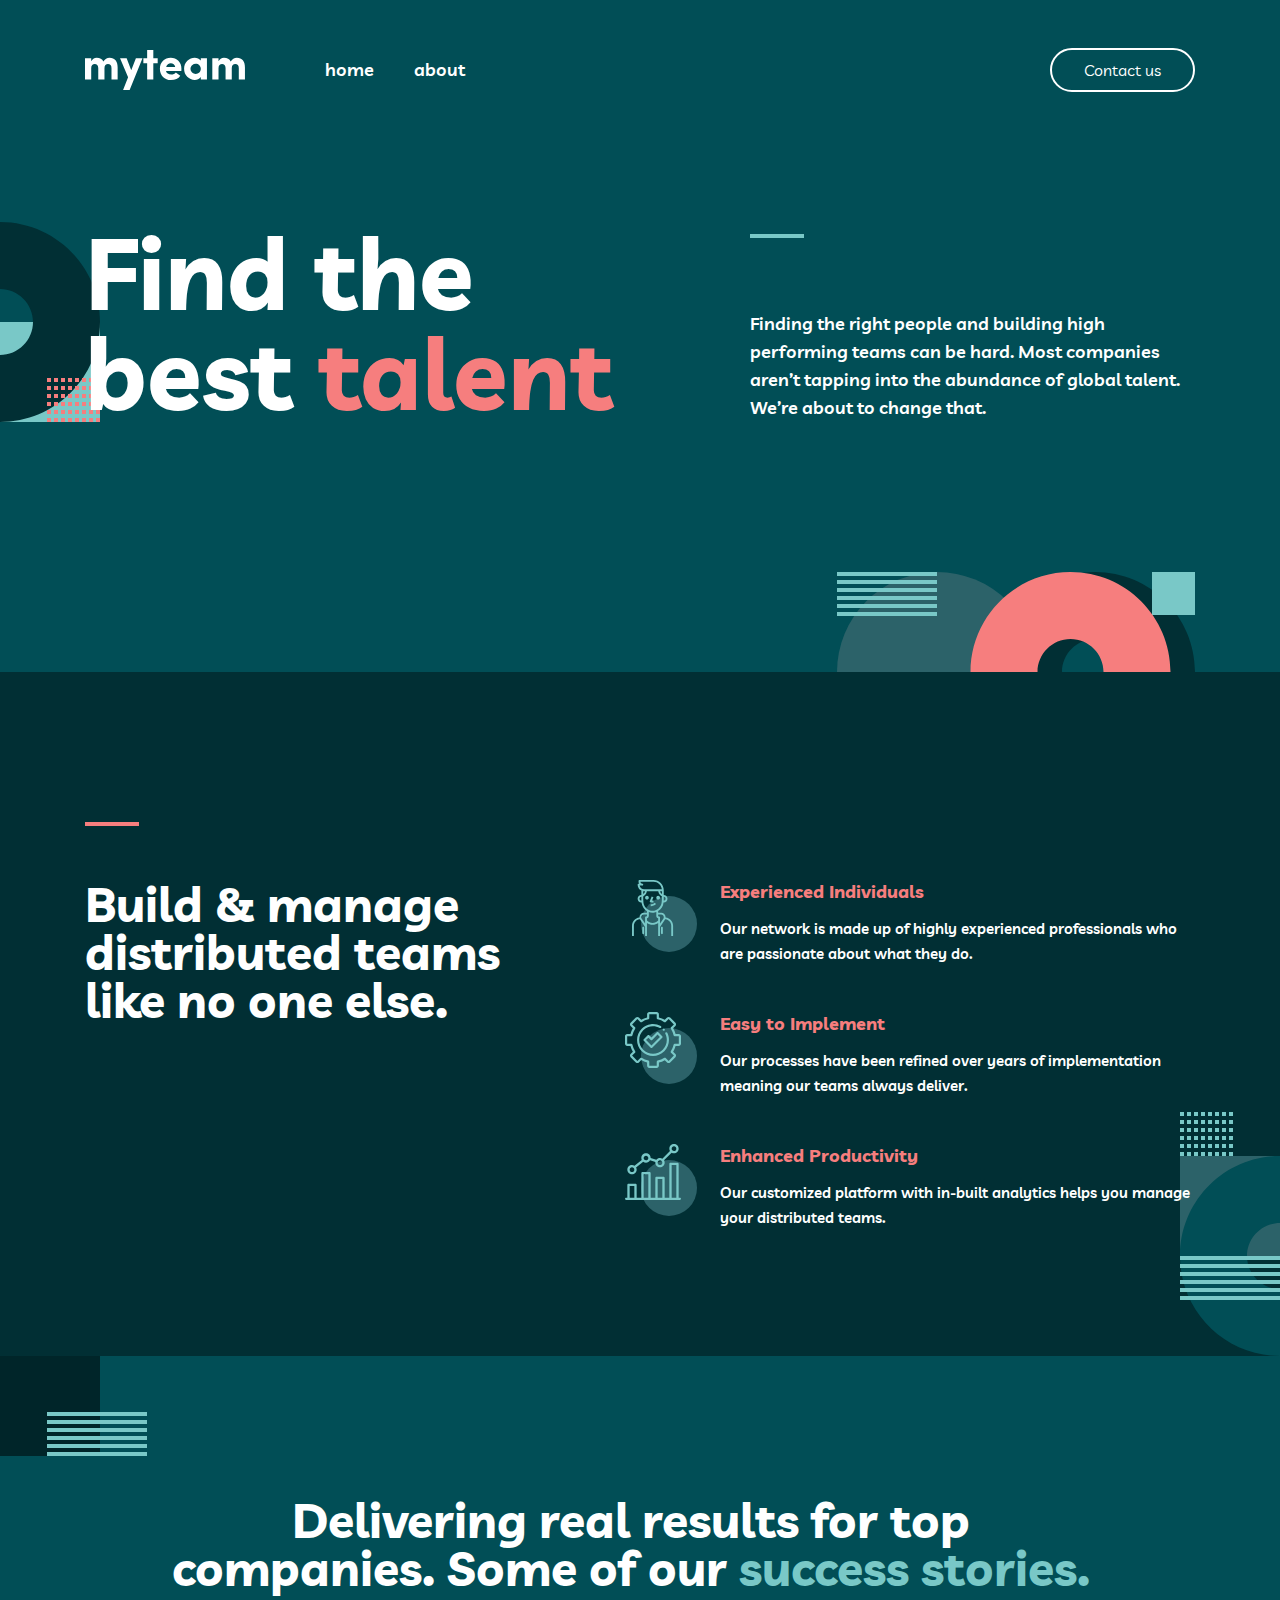
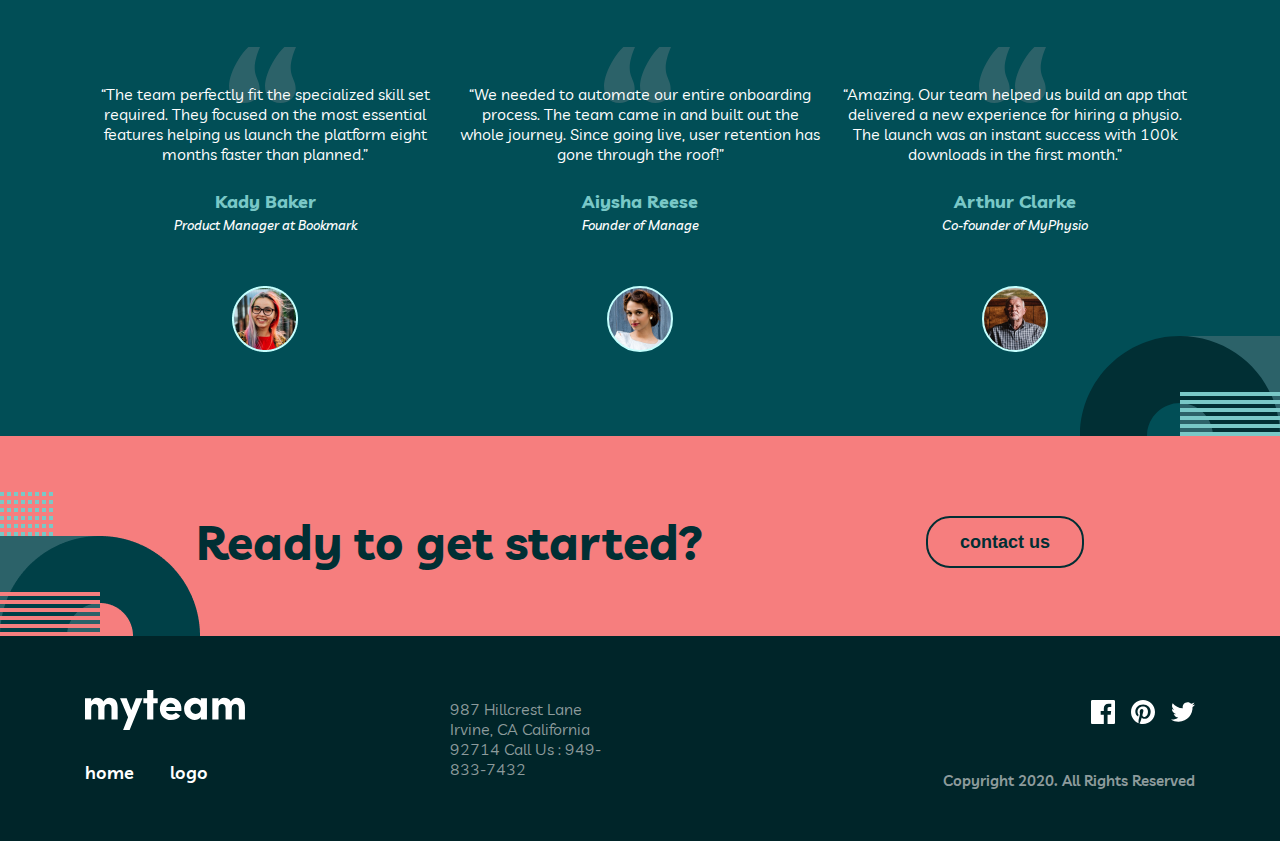
<file: index.html>
<!DOCTYPE html>
<html lang="en">
  <head>
    <meta charset="UTF-8" />
    <meta name="viewport" content="width=device-width, initial-scale=1.0" />
    <link rel="stylesheet" href="./css/style.css" />
    <link rel="stylesheet" href="./css/main.css" />
    <link rel="stylesheet" href="./css/build.css" />
    <link rel="stylesheet" href="./css/stories.css" />
    <link rel="stylesheet" href="./css/start.css" />
    <link rel="stylesheet" href="./css/footer.css" />
    <title>Document</title>
  </head>
  <body>
    <header class="header">
      <div class="header_page container">
        <div class="header_logo">
          <img class="header_logo_img" src="./img/myteam-logo.svg" alt="logo" />
          <a class="header_link" href="#">home</a>
          <a class="header_link" href="./about.html">about</a>
        </div>
        <a class="header_btn" href="./contact.html">Contact us</a>
      </div>
    </header>

    <main class="main">
      <section class="main_page container">
        <h1 class="main_title">
          Find the best <span class="another_color">talent</span>
        </h1>
        <p class="main_text">
          Finding the right people and building high performing teams can be
          hard. Most companies aren’t tapping into the abundance of global
          talent. We’re about to change that.
        </p>
      </section>

      <section class="build">
        <div class="build_page container">
          <h2 class="build_title">
            Build & manage distributed teams like no one else.
          </h2>

          <ul class="build_info">
            <li class="build_infos">
              <img src="./img/Group 11.svg" alt="pic" />

              <div class="build_info">
                <h2 class="build_info_title">Experienced Individuals</h2>
                <p class="build_info_text">
                  Our network is made up of highly experienced professionals who
                  are passionate about what they do.
                </p>
              </div>
            </li>

            <li class="build_infos">
              <img src="./img/build_info_img.svg" alt="pic" />

              <div class="build_info">
                <h2 class="build_info_title">Easy to Implement</h2>
                <p class="build_info_text">
                  Our processes have been refined over years of implementation
                  meaning our teams always deliver.
                </p>
              </div>
            </li>

            <li class="build_infos">
              <img src="./img/build_info_img.2.svg" alt="pic" />

              <div class="build_info">
                <h2 class="build_info_title">Enhanced Productivity</h2>
                <p class="build_info_text">
                  Our customized platform with in-built analytics helps you
                  manage your distributed teams.
                </p>
              </div>
            </li>
          </ul>
        </div>
      </section>

      <section class="stories">
        <div class="stories_page container">
          <h2 class="stories_title">
            Delivering real results for top companies. Some of our
            <span class="stories_title_color">success stories.</span>
          </h2>

          <div class="stories_cards">
            <div class="stories_cards_item">
              <p class="stories_cards_title">
                “The team perfectly fit the specialized skill set required. They
                focused on the most essential features helping us launch the
                platform eight months faster than planned.”
              </p>

              <h3 class="cards_name">Kady Baker</h3>
              <p class="cards_position">Product Manager at Bookmark</p>

              <img
                class="stories_cards_img"
                src="./img/Oval (1).png"
                alt="pic"
              />
            </div>

            <div class="stories_cards_item">
              <p class="stories_cards_title">
                “We needed to automate our entire onboarding process. The team
                came in and built out the whole journey. Since going live, user
                retention has gone through the roof!”
              </p>

              <h3 class="cards_name">Aiysha Reese</h3>
              <p class="cards_position">Founder of Manage</p>

              <img
                class="stories_cards_img"
                src="./img/Oval Copy 5.svg"
                alt="pic"
              />
            </div>

            <div class="stories_cards_item">
              <p class="stories_cards_title">
                “Amazing. Our team helped us build an app that delivered a new
                experience for hiring a physio. The launch was an instant
                success with 100k downloads in the first month.”
              </p>

              <h3 class="cards_name">Arthur Clarke</h3>
              <p class="cards_position">Co-founder of MyPhysio</p>

              <img
                class="stories_cards_img"
                src="./img/Oval Copy 6.svg"
                alt="pic"
              />
            </div>
          </div>
        </div>
      </section>

      <section class="start">
        <div class="start_page container">
          <h2 class="start_title">Ready to get started?</h2>
          <button class="start_btn">contact us</button>
        </div>
      </section>
    </main>

    <footer class="footer">
      <div class="footer_page container">
        <div class="footer_logo">
          <img src="./img/myteam-logo.svg" alt="logo" />

          <div class="footer_list">
            <a class="footer_links" href="#">home</a>
            <a class="footer_links" href="#">logo</a>
          </div>
        </div>

        <p class="footer_paragraph">
          987 Hillcrest Lane Irvine, CA California 92714 Call Us : 949-833-7432
        </p>

        <div class="footer_media">
          <img
            class="footer_media_item"
            src="./img/footer_media.svg"
            alt="media"
          />
          <p class="footer_media_text">Copyright 2020. All Rights Reserved</p>
        </div>
      </div>
    </footer>
  </body>
</html>
</file>
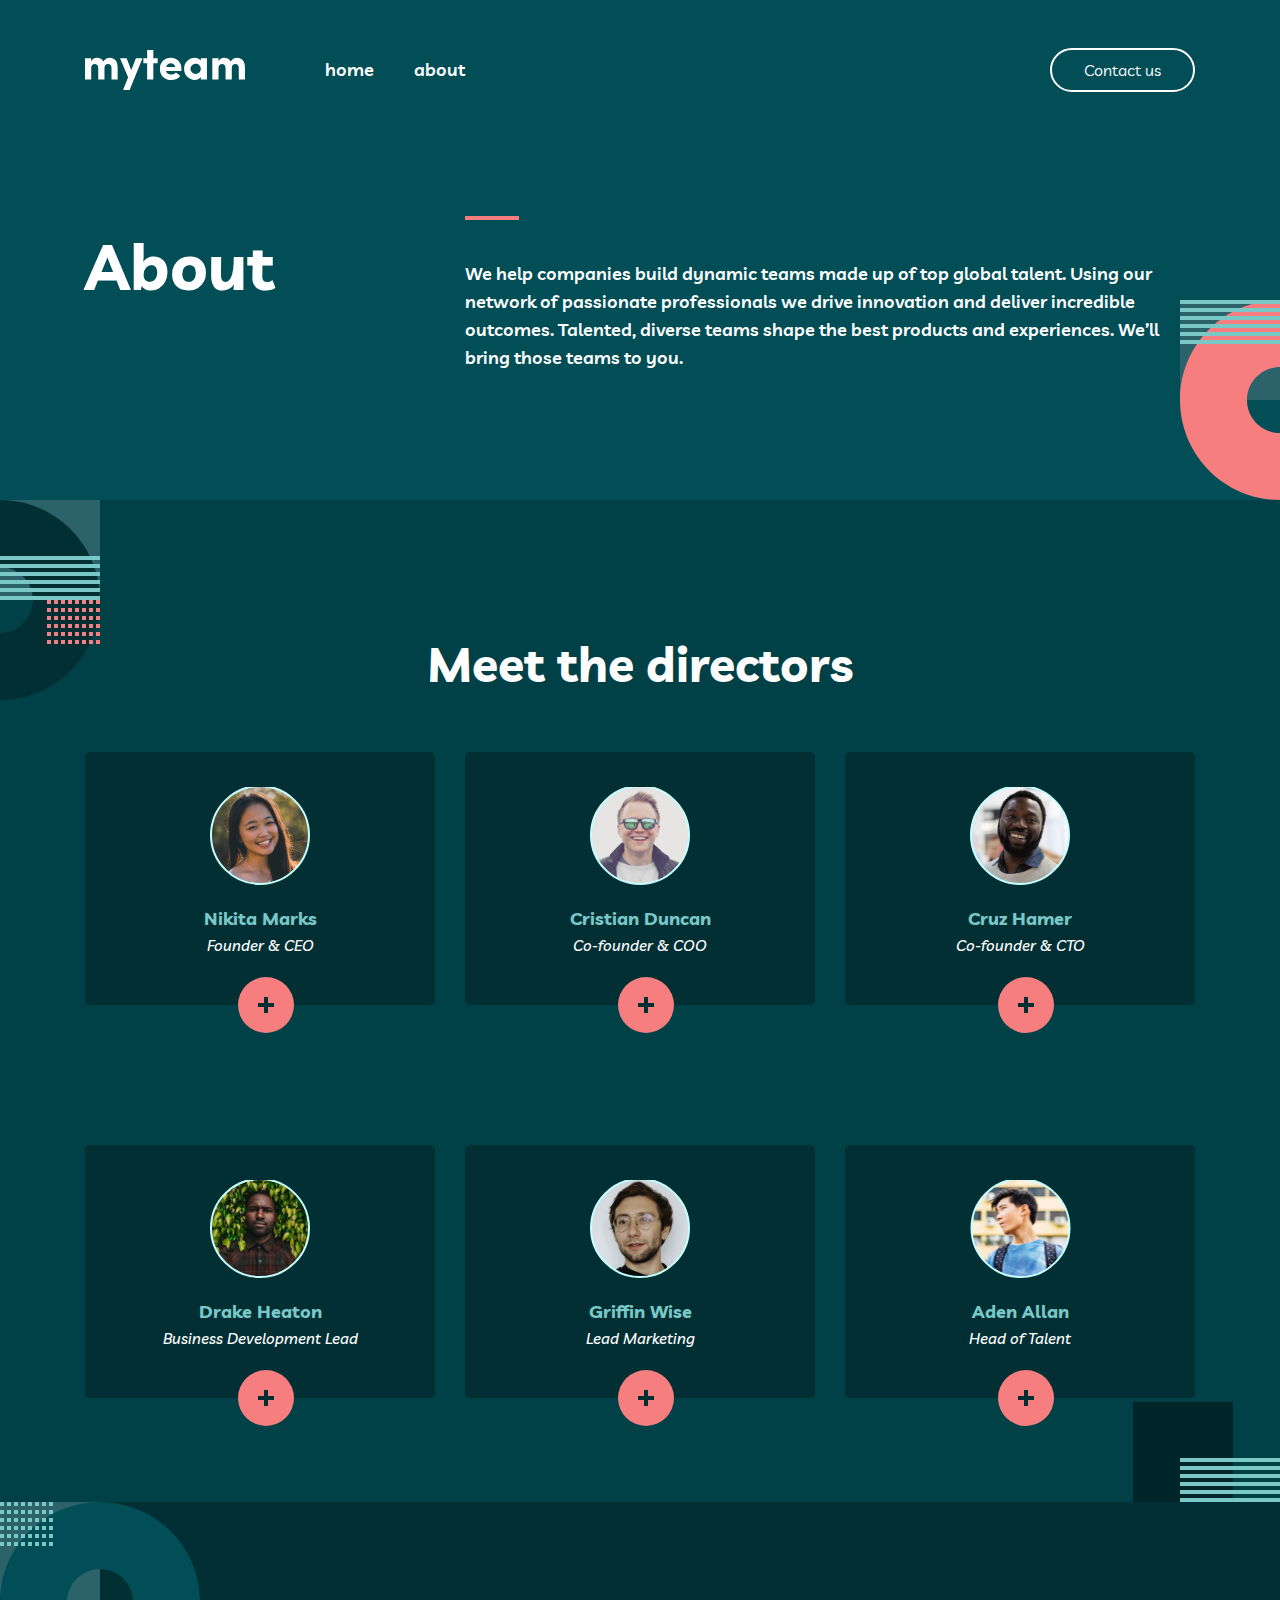
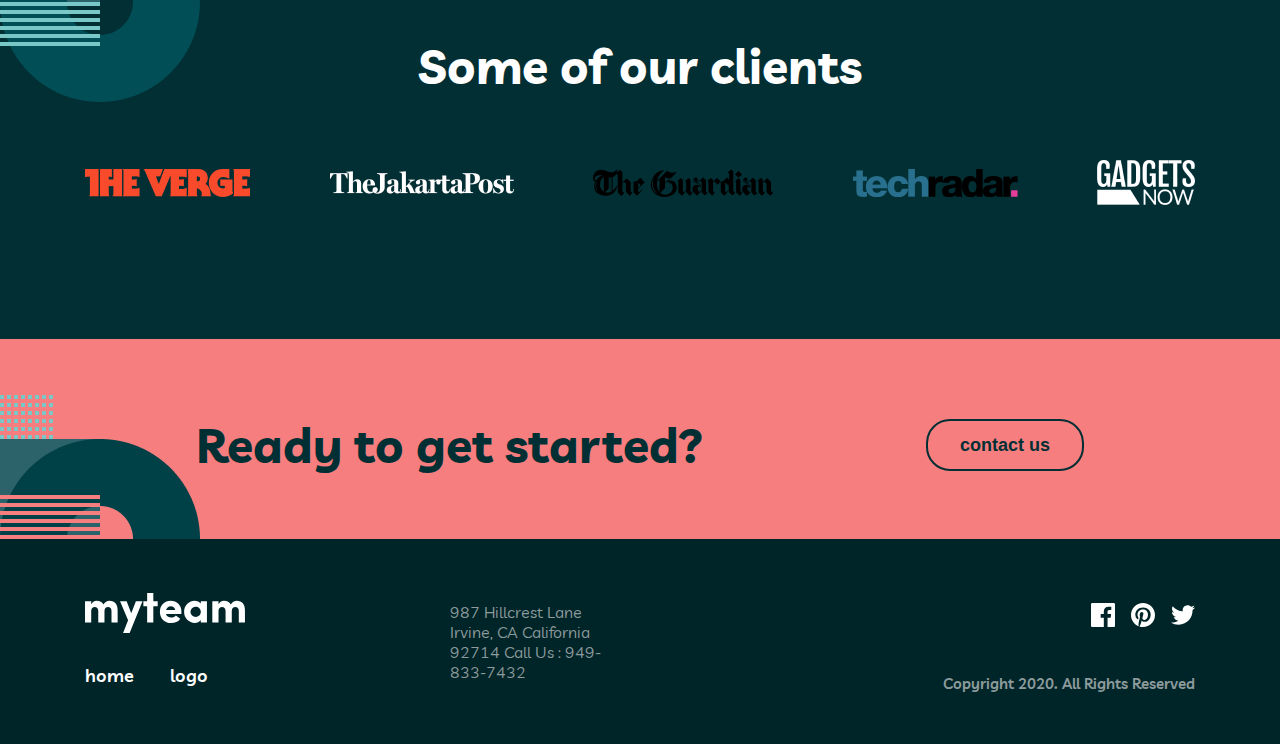
<file: about.html>
<!DOCTYPE html>
<html lang="en">
  <head>
    <meta charset="UTF-8" />
    <meta name="viewport" content="width=device-width, initial-scale=1.0" />
    <link rel="stylesheet" href="./css/style.css" />
    <link rel="stylesheet" href="./css/about.css" />
    <link rel="stylesheet" href="./css/client.css" />
    <link rel="stylesheet" href="./css/start.css" />
    <link rel="stylesheet" href="./css/footer.css" />
    <title>Document</title>
  </head>
  <body>
    <header class="header">
      <div class="header_page container">
        <div class="header_logo">
          <img class="header_logo_img" src="./img/myteam-logo.svg" alt="logo" />
          <a class="header_link" href="./index.html">home</a>
          <a class="header_link" href="#">about</a>
        </div>
        <a class="header_btn" href="./contact.html">Contact us</a>
      </div>
    </header>

    <main class="main">
      <section class="about_main_page">
        <div class="about_main container">
          <h1 class="about_main_title">About</h1>
          <p class="about_main_text">
            We help companies build dynamic teams made up of top global talent.
            Using our network of passionate professionals we drive innovation
            and deliver incredible outcomes. Talented, diverse teams shape the
            best products and experiences. We’ll bring those teams to you.
          </p>
        </div>
      </section>

      <section class="directors">
        <h2 class="dirctors_title">Meet the directors</h2>

        <div class="directors_page container">
          <div class="directors_card">
            <img
              class="director_card_img"
              src="./img/about_oval.svg"
              alt="pic"
            />
            <h3 class="directors_card_name">Nikita Marks</h3>
            <p class="directors_card_position">Founder & CEO</p>
          </div>

          <div class="directors_card">
            <img
              class="director_card_img"
              src="./img/directors_img.svg"
              alt="pic"
            />
            <h3 class="directors_card_name">Cristian Duncan</h3>
            <p class="directors_card_position">Co-founder & COO</p>
          </div>

          <div class="directors_card">
            <img
              class="director_card_img"
              src="./img/directors_img.1.svg"
              alt="pic"
            />
            <h3 class="directors_card_name">Cruz Hamer</h3>
            <p class="directors_card_position">Co-founder & CTO</p>
          </div>

          <div class="directors_card">
            <img
              class="director_card_img"
              src="./img/directors_img.2.svg"
              alt="pic"
            />
            <h3 class="directors_card_name">Drake Heaton</h3>
            <p class="directors_card_position">Business Development Lead</p>
          </div>

          <div class="directors_card">
            <img
              class="director_card_img"
              src="./img/directors_img.3.svg"
              alt="pic"
            />
            <h3 class="directors_card_name">Griffin Wise</h3>
            <p class="directors_card_position">Lead Marketing</p>
          </div>

          <div class="directors_card">
            <img
              class="director_card_img"
              src="./img/directors_img.4.svg"
              alt="pic"
            />
            <h3 class="directors_card_name">Aden Allan</h3>
            <p class="directors_card_position">Head of Talent</p>
          </div>
        </div>
      </section>

      <section class="clients">
        <div class="clients_page container">
          <h2 class="clients_title">Some of our clients</h2>

          <div class="clients_icons">
            <img class="directors_icons_img" src="./img/the_verge.png" alt="pic">
            <img class="directors_icons_img" src="./img/jakarta.png" alt="pic">
            <img class="directors_icons_img" src="./img/guardian.png" alt="pic">
            <img class="directors_icons_img" src="./img/teachradar.png" alt="pic">
            <img class="directors_icons_img" src="./img/gadgets-now.png" alt="pic">
          </div>
        </div>
      </section>

      <section class="start">
        <div class="start_page container">
          <h2 class="start_title">Ready to get started?</h2>
          <button class="start_btn">contact us</button>
        </div>
      </section>
    </main>

    <footer class="footer">
        <div class="footer_page container">
          <div class="footer_logo">
            <img src="./img/myteam-logo.svg" alt="logo" />
  
            <div class="footer_list">
              <a class="footer_links" href="#">home</a>
              <a class="footer_links" href="#">logo</a>
            </div>
          </div>
  
          <p class="footer_paragraph">
            987 Hillcrest Lane Irvine, CA California 92714 Call Us : 949-833-7432
          </p>
  
          <div class="footer_media">
            <img class="footer_media_item" src="./img/footer_media.svg" alt="media" />
            <p class="footer_media_text">Copyright 2020. All Rights Reserved</p>
          </div>
  
        </div>
      </footer>
  </body>
</html>
</file>
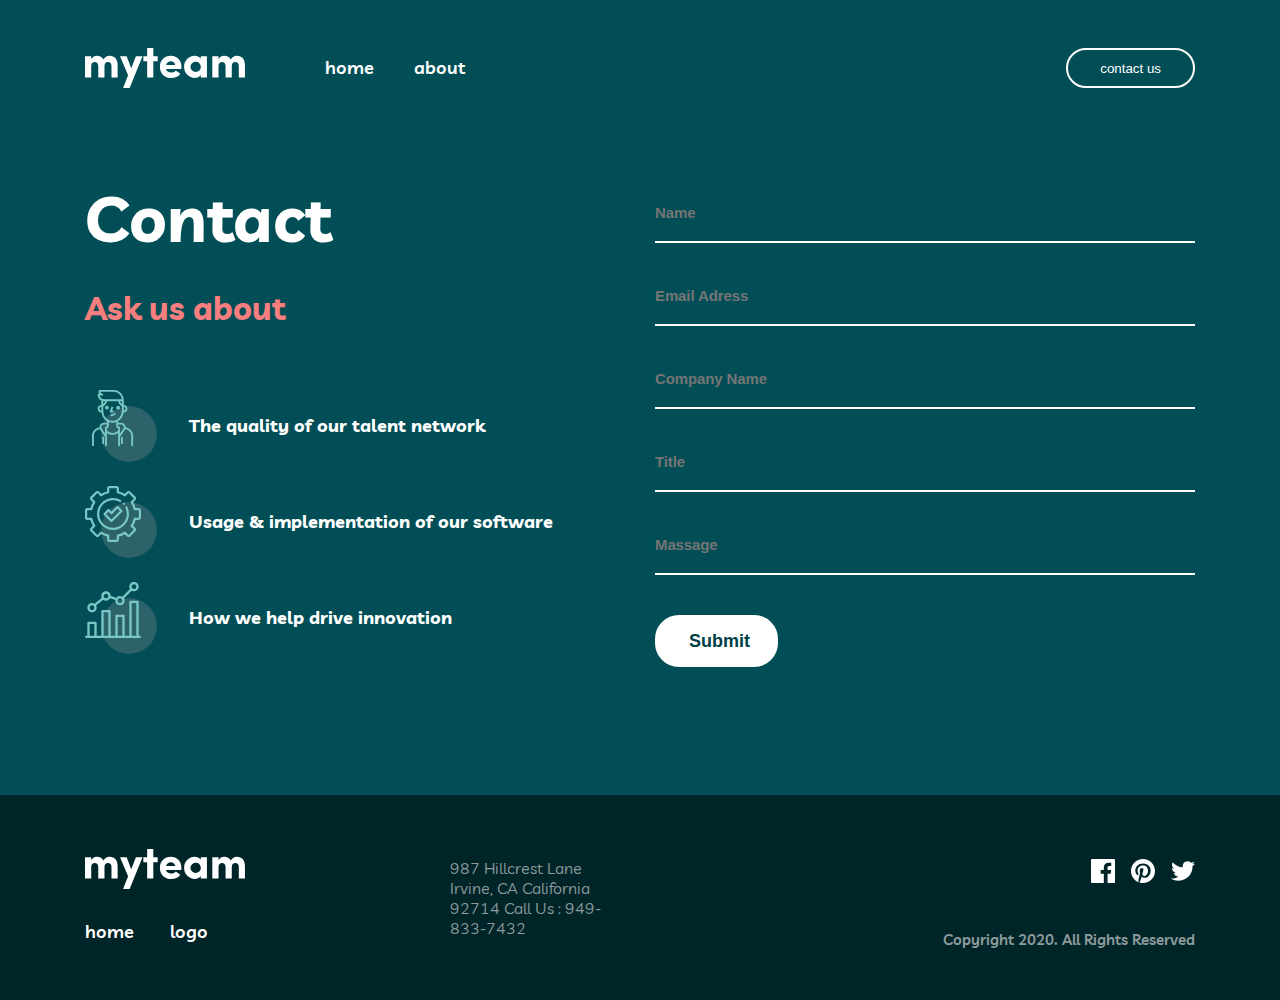
<file: contact.html>
<!DOCTYPE html>
<html lang="en">
  <head>
    <meta charset="UTF-8" />
    <meta name="viewport" content="width=device-width, initial-scale=1.0" />
    <link rel="stylesheet" href="./css/style.css" />
    <link rel="stylesheet" href="./css/contact.css" />
    <link rel="stylesheet" href="./css/footer.css" />
    <title>Document</title>
  </head>
  <body>
    <header class="header">
      <div class="header_page container">
        <div class="header_logo">
          <img class="header_logo_img" src="./img/myteam-logo.svg" alt="logo" />
          <a class="header_link" href="./index.html">home</a>
          <a class="header_link" href="./about.html">about</a>
        </div>
        <button class="header_btn">contact us</button>
      </div>
    </header>

    <section class="main">
      <div class="main_page container">
        <div class="main_des">
          <h1 class="main_title">Contact</h1>
          <h2 class="main_text">Ask us about</h2>

          <div class="main_info">
            <p class="main_info_item_one">The quality of our talent network</p>
            <p class="main_info_item_two">
              Usage & implementation of our software
            </p>
            <p class="main_info_item_thri">How we help drive innovation</p>
          </div>
        </div>
        <div class="main_input">
          <input class="main_input_item" type="text" placeholder="Name" />
          <input
            class="main_input_item"
            type="email"
            placeholder="Email Adress"
          />
          <input
            class="main_input_item"
            type="text"
            placeholder="Company Name"
          />
          <input class="main_input_item" type="text" placeholder="Title" />
          <input class="main_input_item" type="text" placeholder="Massage" />

          <button class="main_input_btn" type="submit">Submit</button>
        </div>
      </div>
    </section>

    <footer class="footer">
      <div class="footer_page container">
        <div class="footer_logo">
          <img src="./img/myteam-logo.svg" alt="logo" />

          <div class="footer_list">
            <a class="footer_links" href="#">home</a>
            <a class="footer_links" href="#">logo</a>
          </div>
        </div>

        <p class="footer_paragraph">
          987 Hillcrest Lane Irvine, CA California 92714 Call Us : 949-833-7432
        </p>

        <div class="footer_media">
          <img
            class="footer_media_item"
            src="./img/footer_media.svg"
            alt="media"
          />
          <p class="footer_media_text">Copyright 2020. All Rights Reserved</p>
        </div>
      </div>
    </footer>
  </body>
</html>
</file>
<file: css/style.css>
@import url("https://fonts.googleapis.com/css2?family=Livvic:wght@600;700&display=swap");

* {
  padding: 0;
  margin: 0;
  box-sizing: border-box;
}

ul {
  list-style-type: none;
}

a {
  text-decoration: none;
  display: inline-block;
}

body {
  font-family: "Livvic", sans-serif;
  background-color: #014e56;
}

.container {
  margin: 0 auto;
  max-width: 1110px;
}

.header_page {
  display: flex;
  justify-content: space-between;
  margin-top: 3rem;
}

.header_logo {
  display: flex;
  justify-content: center;
  align-items: center;
  column-gap: 40px;
}

.header_logo_img {
    margin-right: 40px;
}

.header_link {
  color: #fff;
  font-size: 18px;
  font-style: normal;
  font-weight: 600;
  line-height: 28px; /* 155.556% */
}

.header_link:hover {
  color: #F67E7E;
  transition: 0.3s;
}

.header_btn {
  padding: 10px 32px;
  border-radius: 24px;
  border: 2px solid #fff;
  color: #fff;
  background-color: transparent;
  cursor: pointer;
}

.header_btn:hover {
    background-color: #fff;
    color: #000;
    transition: 0.2s;
}
</file>
<file: css/main.css>
.main {
    background-repeat: no-repeat;
    background-image: url('../img/backimg.svg');
}

.main_page {
  display: flex;
  justify-content: space-between;
  align-items: end;
  margin-top: 130px;
  padding-bottom: 250px;

  background-repeat: no-repeat;
  background-image: url('../img/backimg2.svg');
  background-position: right bottom 0px;
}

.main_title {
  width: 600px;
  color: #fff;
  font-size: 100px;
  font-style: normal;
  font-weight: 700;
  line-height: 100px; /* 100% */
}

.another_color {
  color: #f67e7e;
  font-size: 100px;
  font-style: normal;
  font-weight: 700;
  line-height: 100px;
}

.main_text {
  width: 445px;
  color: #fff;
  font-size: 18px;
  font-style: normal;
  font-weight: 600;
  line-height: 28px; /* 155.556% */
}

.main_text::before {
    content: "";
    border: 2px solid #79C8C7;
    display: flex;
    width: 50px;
    margin-bottom: 4.5rem;
}
</file>
<file: css/build.css>
.build {
  height: 684px;
  background-color: #012f34;
  padding-top: 150px;
  padding-bottom: 5rem;
  background-repeat: no-repeat;
  background-image: url('../img/build_img.svg');
  background-position: right bottom 0;
}



.build_title {
  width: 445px;
  color: #fff;
  font-size: 48px;
  font-style: normal;
  font-weight: 700;
  line-height: 48px; /* 100% */
}

.build_title::before {
  content: "";
  border: 2px solid #f67e7e;
  display: flex;
  width: 50px;
  margin-bottom: 54px;
}

.build_page {
  display: flex;
  justify-content: space-between;
}

.build_info {
  display: flex;
  flex-direction: column;
  /* row-gap: 32px; */
  width: 570px;
  margin-top: 12px;
}

.build_infos {
  display: flex;
  justify-content: center;
  align-items: center;
  column-gap: 23px;
  padding-top: 2rem;
}

.build_info_title {
  /* padding-right: 10rem; */
  color: #f67e7e;
  font-size: 18px;
  font-style: normal;
  font-weight: 700;
  line-height: 28px; /* 155.556% */
}

.build_info_text {
  /* width: 70%; */
  padding-top: 10px;
  color: #fff;
  font-size: 15px;
  font-style: normal;
  font-weight: 600;
  line-height: 25px; /* 166.667% */
}
</file>
<file: css/stories.css>
.stories {
  padding-bottom: 5rem;
  background-repeat: no-repeat;
  background-image: url('../img/stories_back_img.svg'), url('../img/stories_back_img.2.svg');
  background-position: 0px 0px, right bottom 0px;
}

.stories_cards {
  display: flex;
  justify-content: space-between;
  align-items: center;
  margin-top: 92px;
}

.stories_title {
  width: 932px;
  margin-left: 5rem;
  padding-top: 140px;
  color: #fff;
  text-align: center;
  font-size: 48px;
  font-style: normal;
  font-weight: 700;
  line-height: 48px; /* 100% */
}

.stories_title_color {
  color: #79c8c7;
  font-size: 48px;
  font-style: normal;
  font-weight: 700;
  line-height: 48px;
}

.stories_cards_item {
  width: 360px;
  text-align: center;
  color: #fff;
  position: relative;
  z-index: 2;
}

.stories_cards_item::before {
  content: "";
  width: 67px;
  height: 56px;
  /* display: inline-block; */
  position: absolute;
  top: -2.3rem;
  left: 9rem;
  z-index: -1;
  background-repeat: no-repeat;
  background-image: url("../img/cards_img.svg");
}

.stories_cards_title {
  padding-bottom: 24px;
}

.cards_name {
  color: #79c8c7;
  font-size: 18px;
  font-style: normal;
  font-weight: 700;
  line-height: 28px;
}

.cards_position {
  font-size: 13px;
  font-style: italic;
  font-weight: 500;
  line-height: 18px;
}

.stories_cards_img {
  padding-top: 52px;
}
</file>
<file: css/start.css>
.start {
  height: 200px;
  background-repeat: no-repeat;
  background-size: cover;
  background-image: url("../img/start_back_img.png");
}

.start_page {
  display: flex;
  justify-content: space-around;
  align-items: center;
  padding-top: 5rem;
}

.start_title {
  color: #012f34;
  font-size: 48px;
  font-style: normal;
  font-weight: 700;
  line-height: 48px;
}

.start_btn {
  padding: 10px 32px;
  color: #012f34;
  background-color: transparent;
  border: none;
  font-size: 18px;
  font-style: normal;
  font-weight: 600;
  line-height: 28px;
  cursor: pointer;

  border-radius: 24px;
  border: 2px solid #012f34;
}

.start_btn:hover {
  background-color: #79c8c7;
  border: 2px solid #79c8c7;
}
</file>
<file: css/footer.css>
.footer {
  background-color: #002529;
  padding-top: 48px;
  padding-bottom: 48px;
}

.footer_page {
  display: flex;
  justify-content: space-between;
  align-items: center;
}

.footer_paragraph {
  width: 167px;
  color: #8d9b9c;
  margin-right: 122px;
}

.footer_list {
  padding-top: 25px;
}

.footer_media {
    text-align: right;
    padding-top: 1rem;
}

.footer_media_item {
    cursor: pointer;
}

.footer_links {
  padding-right: 2rem;
  color: #fff;
  font-size: 18px;
  font-style: normal;
  font-weight: 600;
  line-height: 28px;
}

.footer_links:hover {
  color: #F67E7E;
  transition: 0.3s;
}

.footer_media_text {
  color: #8d9b9c;
  padding-top: 40px;
  /* text-align: right; */
  font-size: 15px;
  font-style: normal;
  font-weight: 600;
  line-height: 25px; /* 166.667% */
}
</file>
<file: css/about.css>
.about_main {
  padding-top: 124px;
  display: flex;
  justify-content: space-between;
}

.about_main_page {
  background-repeat: no-repeat;
  background-image: url("../img/about_main_backimg.svg");
  background-position: right bottom 0px;
  padding-bottom: 8rem;
}

.about_main_title {
  margin-bottom: 3rem;
  color: #fff;
  font-size: 64px;
  font-style: normal;
  font-weight: 700;
  line-height: 100px;
}

.about_main_text {
  width: 730px;
  color: #fff;
  font-size: 18px;
  font-style: normal;
  font-weight: 600;
  line-height: 28px; /* 155.556% */
}

.about_main_text::before {
  content: "";
  width: 50px;
  border: 2px solid #f67e7e;
  display: flex;
  margin-bottom: 40px;
}

/* section directors : */

.directors {
  background-color: #004047;
  height: 1002px;

  background-repeat: no-repeat;
  background-image: url("../img/directors_back_img.svg"),
    url("../img/directors_back_img.2.png");
  background-position: 0px 0px, right bottom 0px;
}

.directors_page {
  display: flex;
  flex-wrap: wrap;
  justify-content: center;
  align-items: center;
  column-gap: 30px;
  row-gap: 76px;
}

.directors_card {
  width: 350px;
  height: 253px;
  background-color: #012f34;
  text-align: center;
  border-radius: 5px;
  margin-top: 64px;
  position: relative;

  /* position: absolute; */
}

.directors_card::before {
  content: "";
  width: 56px;
  height: 56px;
  position: absolute;
  bottom: 0;
  transform: translate(50%, 50%);
  cursor: pointer;
  background-repeat: no-repeat;
  background-image: url('../img/about_card_plus.svg')
}

.dirctors_title {
  padding-top: 140px;
  color: #fff;
  text-align: center;
  font-size: 48px;
  font-style: normal;
  font-weight: 700;
  line-height: 48px; /* 100% */
}

.director_card_img {
  margin-top: 35px;
}

.directors_card_name {
  padding-top: 1rem;
  color: #79c8c7;
  font-size: 18px;
  font-style: normal;
  font-weight: 700;
  line-height: 28px;
}

.directors_card_position {
  color: #fff;
  font-size: 15px;
  font-style: italic;
  font-weight: 500;
  line-height: 25px;
}

.directors_icons_img {
  background: transparent;
}
</file>
<file: css/client.css>
.clients {
    height: 437px;
    background-color: #012F34;

    background-repeat: no-repeat;
    background-image: url('../img/clients-bg.svg')
}

.clients_title {
  padding-top: 140px;  
  color: #fff;
  text-align: center;
  font-size: 48px;
  font-style: normal;
  font-weight: 700;
  line-height: 48px; /* 100% */
}


.clients_icons {
    display: flex;
    justify-content: space-between;
    align-items: center;
    padding-top: 70px;
}
</file>
<file: css/contact.css>
.main_page {
  display: flex;
  justify-content: space-between;
  /* align-items: center; */
  padding-top: 5rem;
  padding-bottom: 128px;
}

.main_title {
  color: #fff;
  font-size: 64px;
  font-style: normal;
  font-weight: 700;
  line-height: 100px; /* 156.25% */
}

.main_text {
  padding-top: 1rem;

  color: #f67e7e;
  font-size: 32px;
  font-style: normal;
  font-weight: 700;
  line-height: 48px; /* 150% */
}

.main_info {
  /* display: flex; */
  padding-top: 34px;

  color: #fff;
  font-size: 18px;
  font-style: normal;
  font-weight: 700;
  line-height: 28px; /* 155.556% */
}

.main_info_item_one {
  /* position: relative; */
  display: flex;
  align-items: center;
  gap: 2rem;
  padding-top: 1.5rem;
}

.main_info_item_one::before {
  content: "";
  width: 72px;
  height: 72px;
  display: inline-block;
  background-repeat: no-repeat;
  background-image: url("../img/Group\ 11.svg");
}

.main_info_item_two {
  /* position: relative; */
  display: flex;
  align-items: center;
  gap: 2rem;
  padding-top: 1.5rem;
}

.main_info_item_two::before {
  content: "";
  width: 72px;
  height: 72px;
  display: inline-block;
  background-repeat: no-repeat;
  background-image: url("../img/build_info_img.svg");
}

.main_info_item_thri {
  /* position: relative; */
  display: flex;
  align-items: center;
  gap: 2rem;
  padding-top: 1.5rem;
}

.main_info_item_thri::before {
  content: "";
  width: 72px;
  height: 72px;
  display: inline-block;
  background-repeat: no-repeat;
  background-image: url("../img/build_info_img.2.svg");
}

.main_input {
  display: flex;
  flex-direction: column;
  row-gap: 2.5rem;
  width: 540px;
  padding-top: 2rem;
}

.main_input_item {
  color: #fff;
  font-size: 15px;
  font-style: normal;
  font-weight: 600;
  line-height: 25px; /* 166.667% */
  letter-spacing: -0.115px;

  background-color: transparent;
  border: none;
  outline: none;

  border-bottom: 2px solid #fff;
  padding-bottom: 16px;
}

.main_input_btn {
  width: 123px;
  padding: 10px 32px;
  border-radius: 24px;
  border: 2px solid #fff;
  background: #fff;
  cursor: pointer;

  color: #004047;
  font-size: 18px;
  font-style: normal;
  font-weight: 600;
  line-height: 28px; /* 155.556% */
}
</file>
